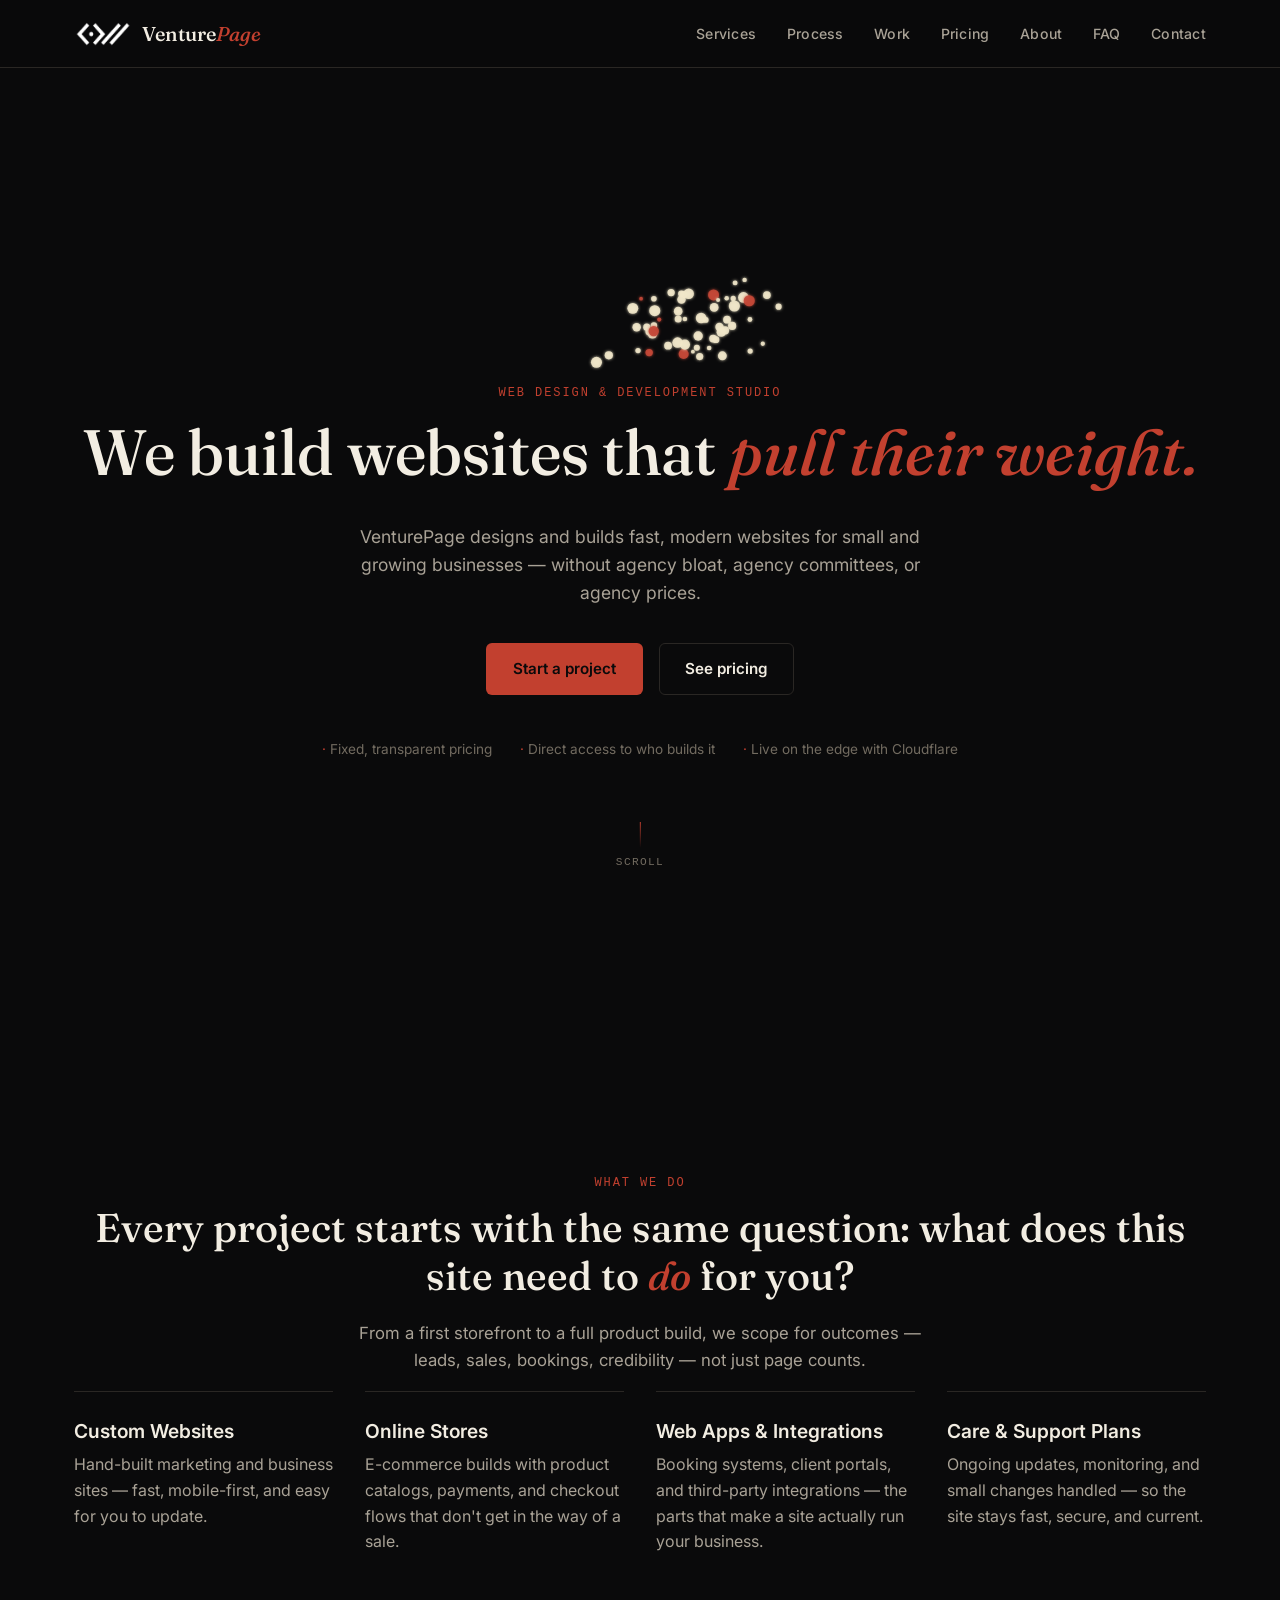
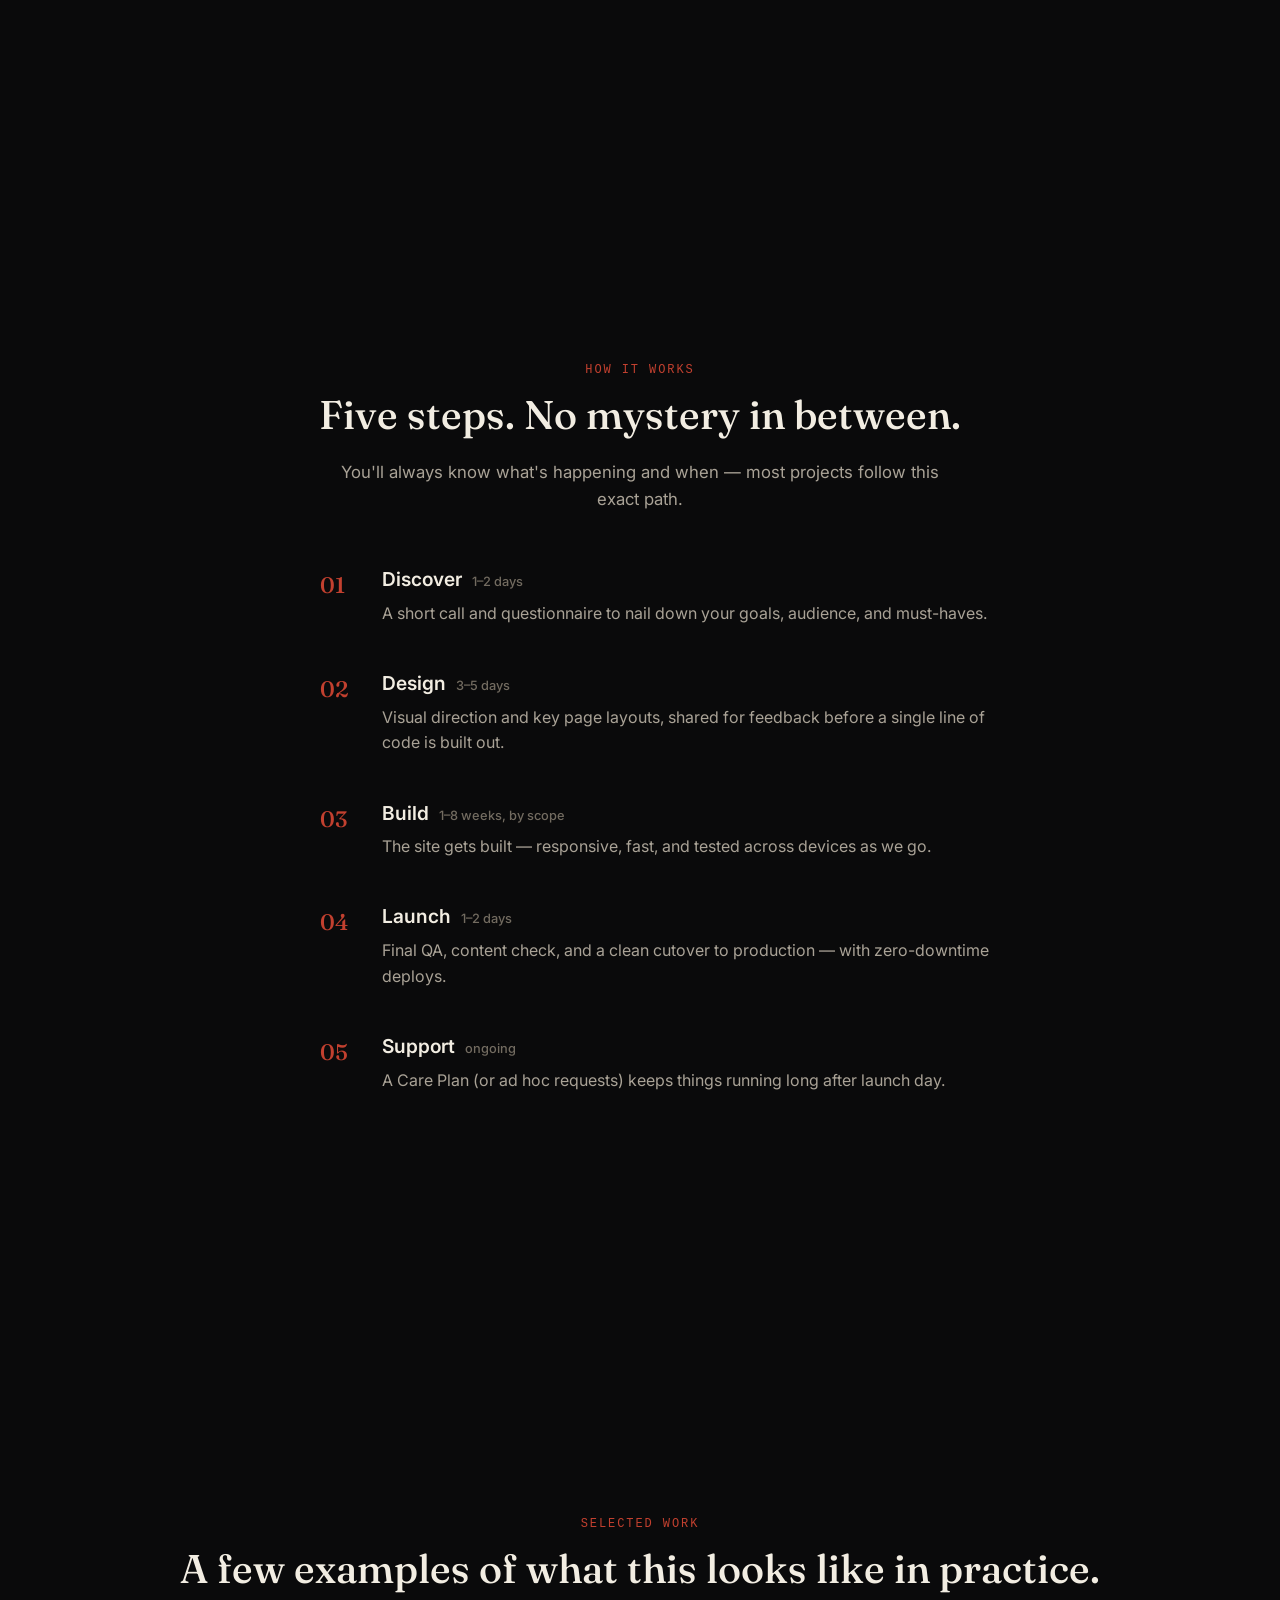
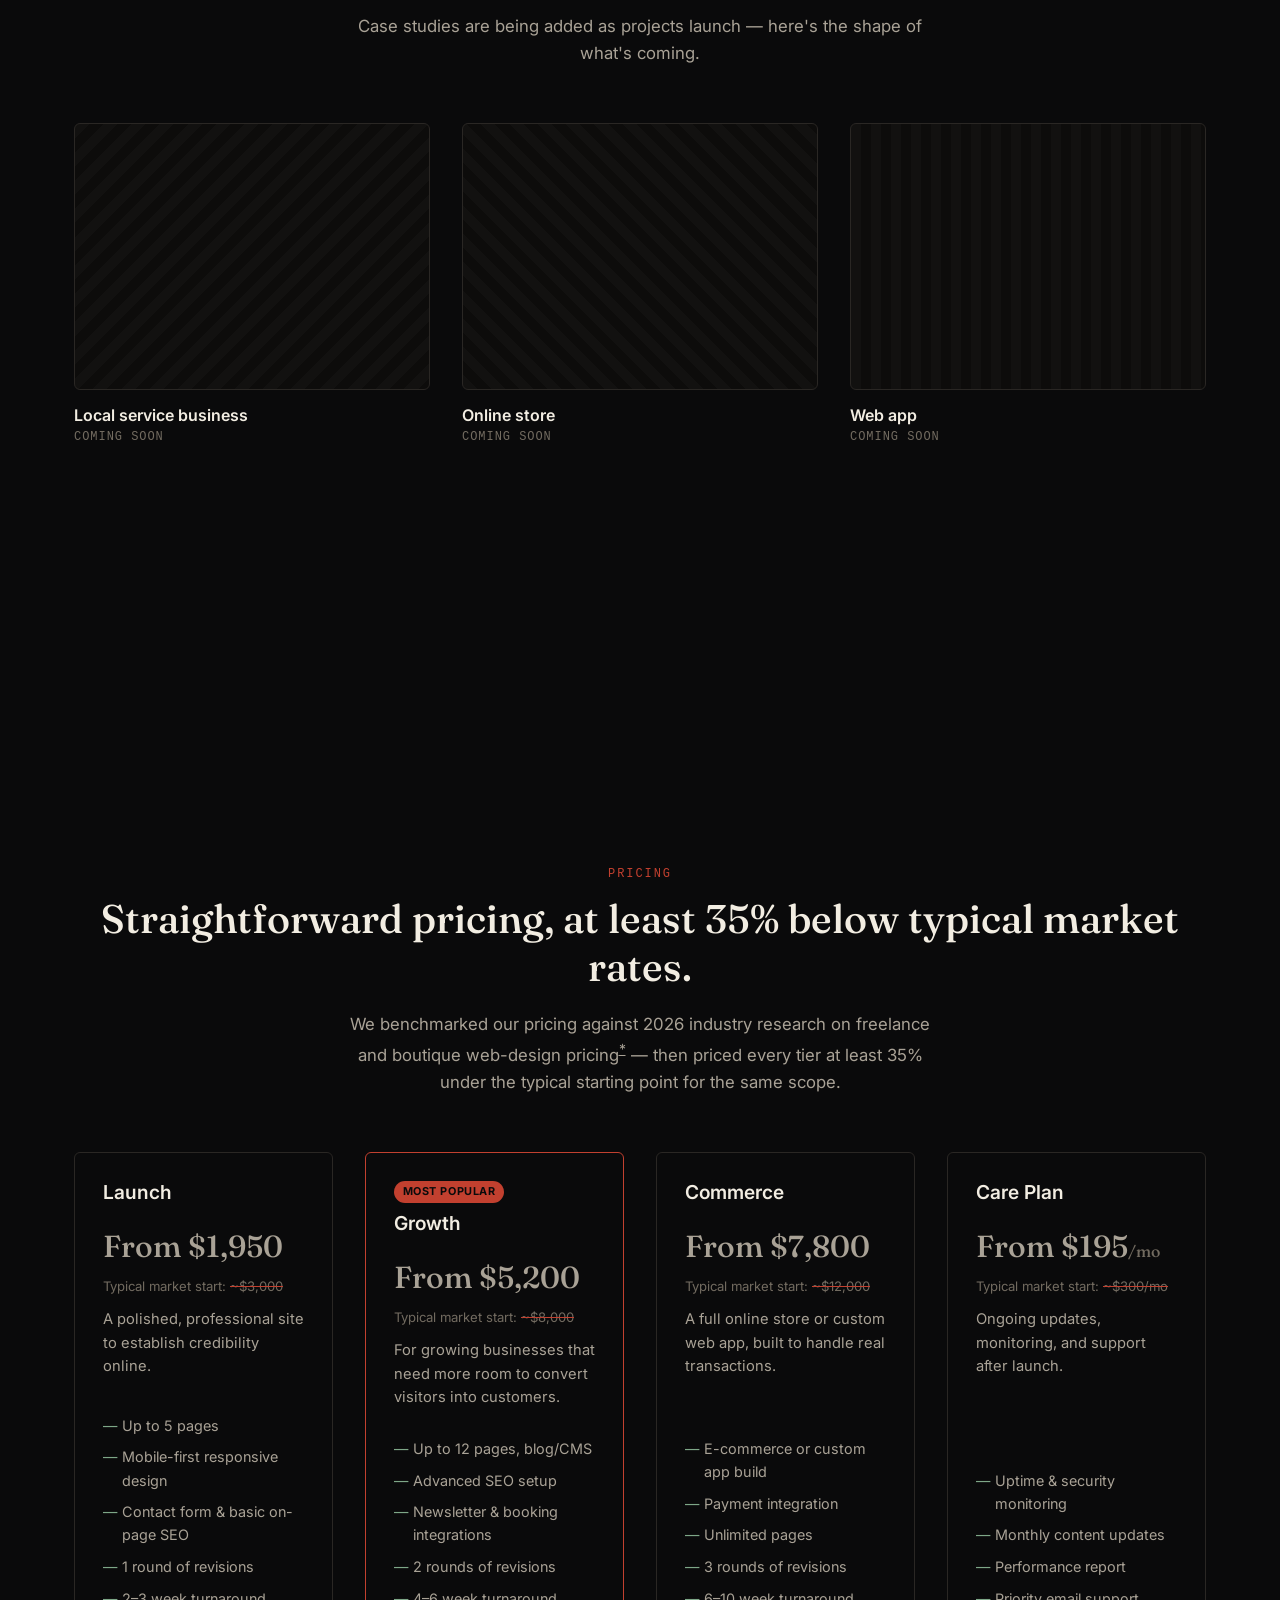
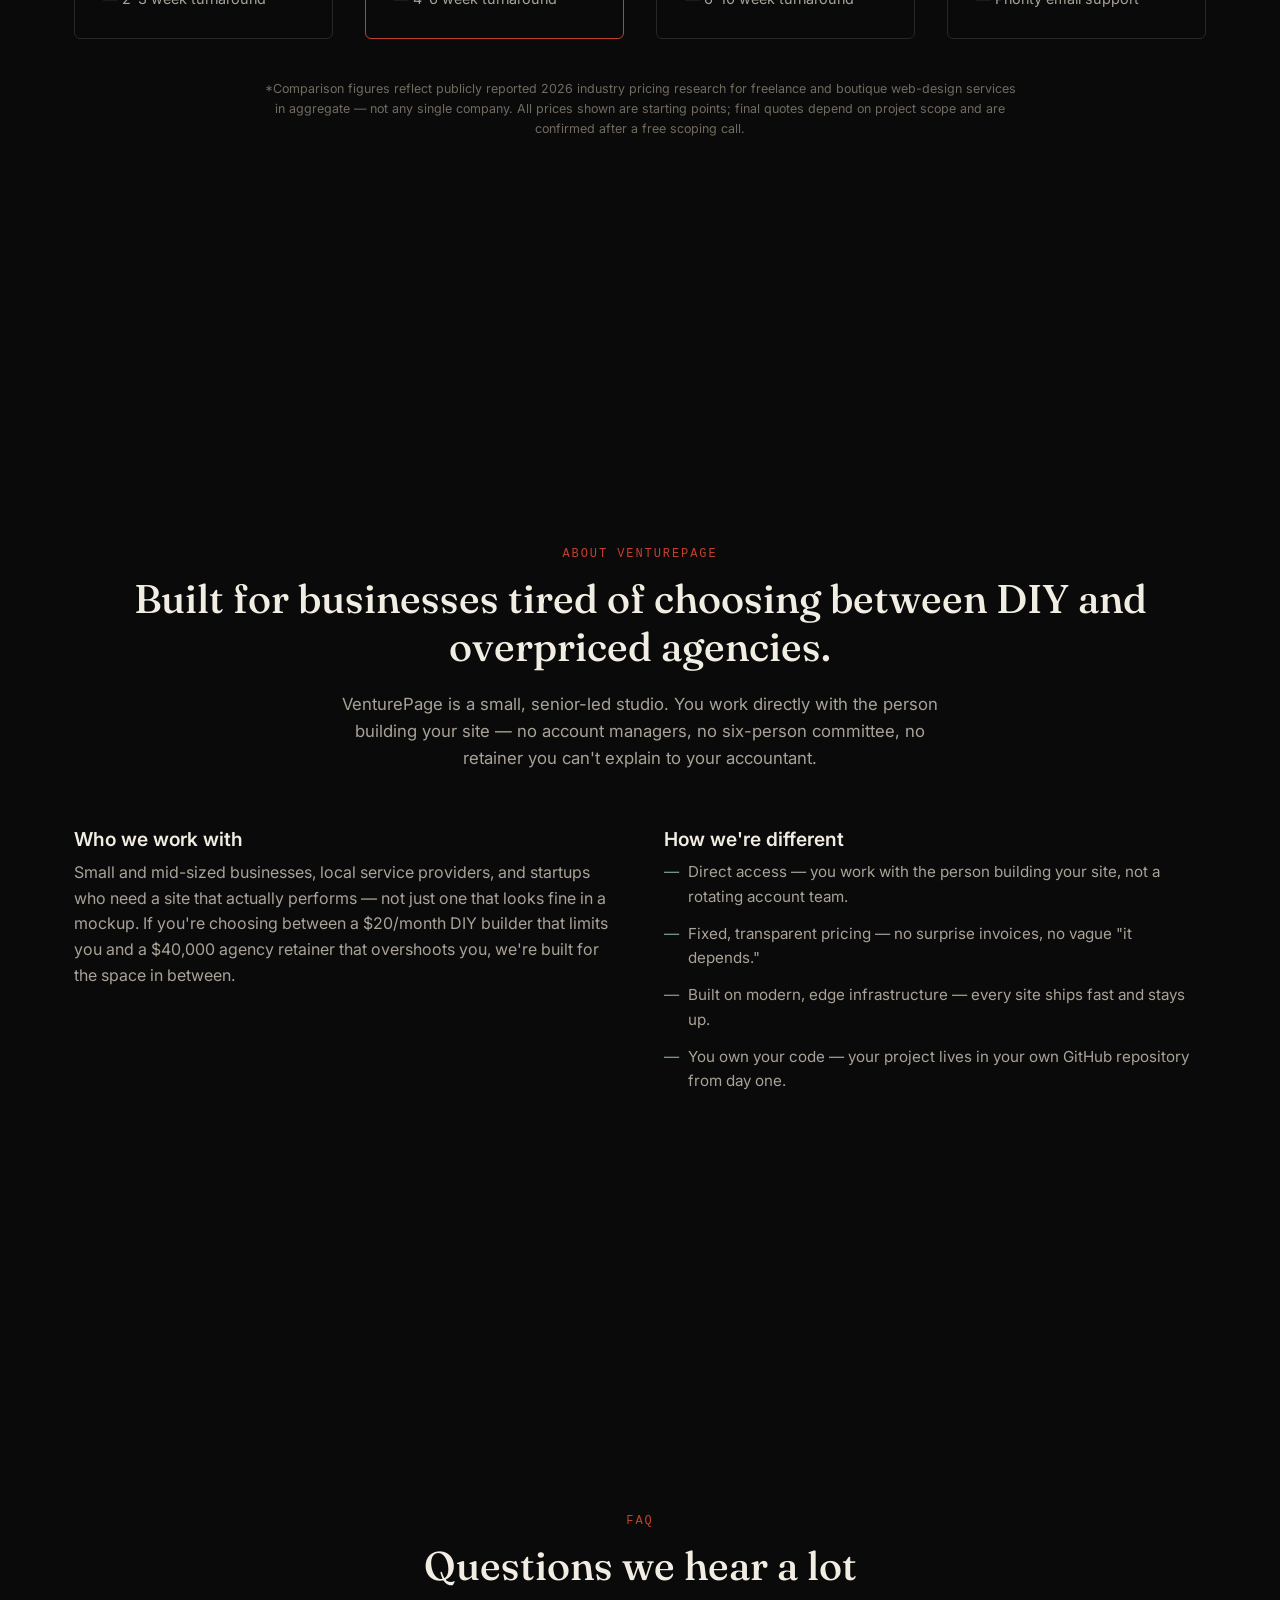
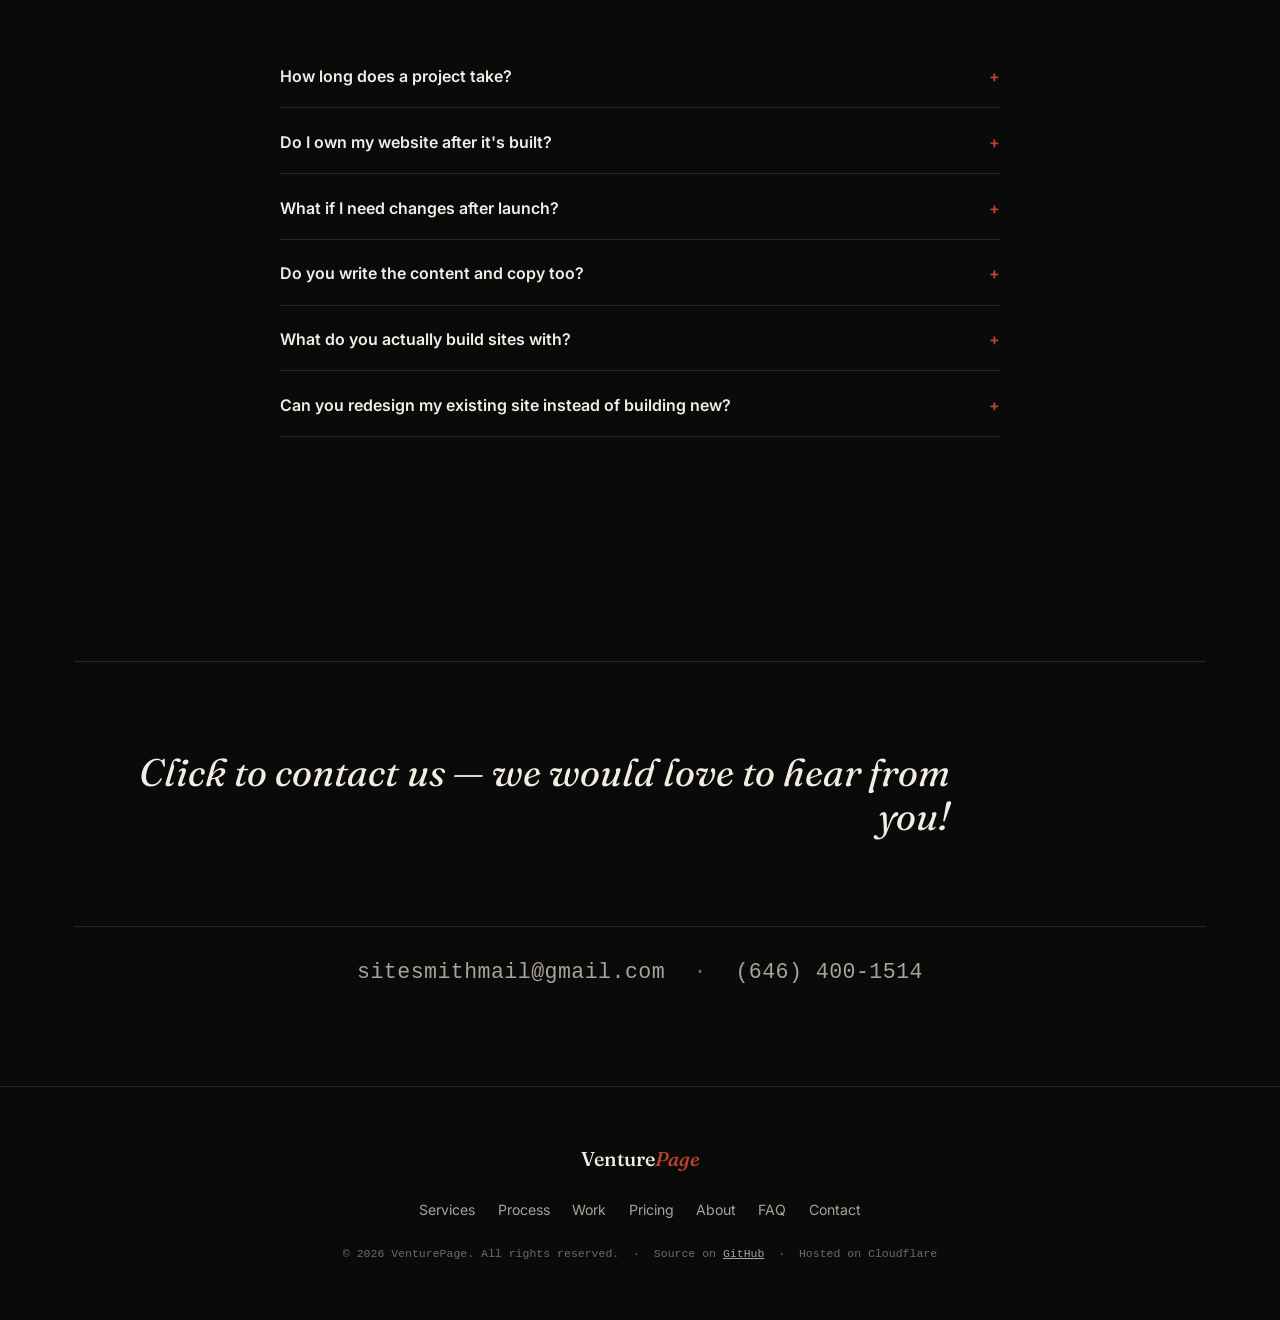
<file: index.html>
<!DOCTYPE html>
<html lang="en">
<head>
<meta charset="UTF-8">
<meta name="viewport" content="width=device-width, initial-scale=1.0">
<title>VenturePage — Websites Built to Work</title>
<meta name="description" content="VenturePage designs and builds fast, modern websites for small and growing businesses — fixed pricing, direct access, no agency bloat.">
<meta name="theme-color" content="#0a0a0b">

<meta property="og:title" content="VenturePage — Websites Built to Work">
<meta property="og:description" content="Fast, modern websites for small and growing businesses. Fixed pricing, direct access, no agency bloat.">
<meta property="og:type" content="website">

<link rel="icon" href="data:image/svg+xml,<svg xmlns=%22http://www.w3.org/2000/svg%22 viewBox=%220 0 100 100%22><text y=%22.9em%22 font-size=%2290%22 fill=%22%23c2402f%22>V</text></svg>">

<link rel="preconnect" href="https://fonts.googleapis.com">
<link rel="preconnect" href="https://fonts.gstatic.com" crossorigin>
<link href="https://fonts.googleapis.com/css2?family=Fraunces:ital,wght@0,400;0,500;0,600;0,700;1,500;1,600&family=Inter:wght@400;500;600;700&display=swap" rel="stylesheet">

<link rel="stylesheet" href="css/styles.css">
</head>
<body>

<a class="skip-link" href="#main">Skip to content</a>

<canvas id="dot-canvas" aria-hidden="true"></canvas>

<header class="site-header" id="top">
  <div class="header-inner">
    <a class="brand" href="#top" data-nav-home aria-label="VenturePage home">
      <img id="brand-logo-img" src="assets/mark.png" alt="" class="brand-logo-img">
      <span id="brand-wordmark" class="brand-wordmark">Venture<em>Page</em></span>
    </a>

    <nav class="main-nav" id="main-nav" aria-label="Primary">
      <ul>
        <li><a href="#services">Services</a></li>
        <li><a href="#process">Process</a></li>
        <li><a href="#work">Work</a></li>
        <li><a href="#pricing">Pricing</a></li>
        <li><a href="#about">About</a></li>
        <li><a href="#faq">FAQ</a></li>
        <li><a href="#contact">Contact</a></li>
      </ul>
    </nav>

    <button class="nav-toggle" id="nav-toggle" aria-expanded="false" aria-controls="main-nav" aria-label="Toggle menu">
      <span></span><span></span><span></span>
    </button>
  </div>
</header>

<main id="main">

  <!-- HERO -->
  <section class="hero" id="home">
    <div class="hero-inner">
      <div class="icon-slot hero-logo-slot" data-icon="logo" aria-hidden="true"></div>
      <p class="eyebrow">Web design &amp; development studio</p>
      <h1>We build websites that <em>pull their weight.</em></h1>
      <p class="hero-sub">VenturePage designs and builds fast, modern websites for small and growing
        businesses — without agency bloat, agency committees, or agency prices.</p>
      <div class="hero-actions">
        <a href="#contact" class="btn btn-primary">Start a project</a>
        <a href="#pricing" class="btn btn-ghost">See pricing</a>
      </div>
      <ul class="hero-trust">
        <li>Fixed, transparent pricing</li>
        <li>Direct access to who builds it</li>
        <li>Live on the edge with Cloudflare</li>
      </ul>
    </div>
    <div class="scroll-cue" aria-hidden="true"><span></span>Scroll</div>
  </section>

  <!-- SERVICES -->
  <section class="section" id="services">
    <div class="section-inner">
      <div class="icon-slot" data-icon="code" aria-hidden="true"></div>
      <p class="eyebrow center">What we do</p>
      <h2 class="center">Every project starts with the same question: what does this site need to <em>do</em> for you?</h2>
      <p class="section-lead center">From a first storefront to a full product build, we scope for outcomes —
        leads, sales, bookings, credibility — not just page counts.</p>

      <div class="grid grid-4">
        <article class="card">
          <h3>Custom Websites</h3>
          <p>Hand-built marketing and business sites — fast, mobile-first, and easy for you to update.</p>
        </article>
        <article class="card">
          <h3>Online Stores</h3>
          <p>E-commerce builds with product catalogs, payments, and checkout flows that don't get in the way of a sale.</p>
        </article>
        <article class="card">
          <h3>Web Apps &amp; Integrations</h3>
          <p>Booking systems, client portals, and third-party integrations — the parts that make a site actually run your business.</p>
        </article>
        <article class="card">
          <h3>Care &amp; Support Plans</h3>
          <p>Ongoing updates, monitoring, and small changes handled — so the site stays fast, secure, and current.</p>
        </article>
      </div>
    </div>
  </section>

  <!-- PROCESS -->
  <section class="section" id="process">
    <div class="section-inner">
      <div class="icon-slot" data-icon="clock" aria-hidden="true"></div>
      <p class="eyebrow center">How it works</p>
      <h2 class="center">Five steps. No mystery in between.</h2>
      <p class="section-lead center">You'll always know what's happening and when — most projects follow this exact path.</p>

      <ol class="process-list">
        <li>
          <span class="step-num">01</span>
          <div>
            <h3>Discover <small>1–2 days</small></h3>
            <p>A short call and questionnaire to nail down your goals, audience, and must-haves.</p>
          </div>
        </li>
        <li>
          <span class="step-num">02</span>
          <div>
            <h3>Design <small>3–5 days</small></h3>
            <p>Visual direction and key page layouts, shared for feedback before a single line of code is built out.</p>
          </div>
        </li>
        <li>
          <span class="step-num">03</span>
          <div>
            <h3>Build <small>1–8 weeks, by scope</small></h3>
            <p>The site gets built — responsive, fast, and tested across devices as we go.</p>
          </div>
        </li>
        <li>
          <span class="step-num">04</span>
          <div>
            <h3>Launch <small>1–2 days</small></h3>
            <p>Final QA, content check, and a clean cutover to production — with zero-downtime deploys.</p>
          </div>
        </li>
        <li>
          <span class="step-num">05</span>
          <div>
            <h3>Support <small>ongoing</small></h3>
            <p>A Care Plan (or ad hoc requests) keeps things running long after launch day.</p>
          </div>
        </li>
      </ol>
    </div>
  </section>

  <!-- WORK -->
  <section class="section" id="work">
    <div class="section-inner">
      <div class="icon-slot" data-icon="grid" aria-hidden="true"></div>
      <p class="eyebrow center">Selected work</p>
      <h2 class="center">A few examples of what this looks like in practice.</h2>
      <p class="section-lead center">Case studies are being added as projects launch — here's the shape of what's coming.</p>

      <div class="grid grid-3 work-grid">
        <article class="work-card">
          <div class="work-thumb" aria-hidden="true"></div>
          <h3>Local service business</h3>
          <p>Coming soon</p>
        </article>
        <article class="work-card">
          <div class="work-thumb work-thumb-b" aria-hidden="true"></div>
          <h3>Online store</h3>
          <p>Coming soon</p>
        </article>
        <article class="work-card">
          <div class="work-thumb work-thumb-c" aria-hidden="true"></div>
          <h3>Web app</h3>
          <p>Coming soon</p>
        </article>
      </div>
    </div>
  </section>

  <!-- PRICING -->
  <section class="section" id="pricing">
    <div class="section-inner">
      <div class="icon-slot" data-icon="dollar" aria-hidden="true"></div>
      <p class="eyebrow center">Pricing</p>
      <h2 class="center">Straightforward pricing, at least 35% below typical market rates.</h2>
      <p class="section-lead center">We benchmarked our pricing against 2026 industry research on freelance and
        boutique web-design pricing<sup><a href="#pricing-note">*</a></sup> — then priced every tier at least
        35% under the typical starting point for the same scope.</p>

      <div class="grid grid-4 pricing-grid">
        <article class="card price-card">
          <h3>Launch</h3>
          <p class="price">From $1,950</p>
          <p class="price-compare">Typical market start: <span>~$3,000</span></p>
          <p class="price-desc">A polished, professional site to establish credibility online.</p>
          <ul>
            <li>Up to 5 pages</li>
            <li>Mobile-first responsive design</li>
            <li>Contact form &amp; basic on-page SEO</li>
            <li>1 round of revisions</li>
            <li>2–3 week turnaround</li>
          </ul>
        </article>

        <article class="card price-card featured">
          <p class="price-badge">Most popular</p>
          <h3>Growth</h3>
          <p class="price">From $5,200</p>
          <p class="price-compare">Typical market start: <span>~$8,000</span></p>
          <p class="price-desc">For growing businesses that need more room to convert visitors into customers.</p>
          <ul>
            <li>Up to 12 pages, blog/CMS</li>
            <li>Advanced SEO setup</li>
            <li>Newsletter &amp; booking integrations</li>
            <li>2 rounds of revisions</li>
            <li>4–6 week turnaround</li>
          </ul>
        </article>

        <article class="card price-card">
          <h3>Commerce</h3>
          <p class="price">From $7,800</p>
          <p class="price-compare">Typical market start: <span>~$12,000</span></p>
          <p class="price-desc">A full online store or custom web app, built to handle real transactions.</p>
          <ul>
            <li>E-commerce or custom app build</li>
            <li>Payment integration</li>
            <li>Unlimited pages</li>
            <li>3 rounds of revisions</li>
            <li>6–10 week turnaround</li>
          </ul>
        </article>

        <article class="card price-card">
          <h3>Care Plan</h3>
          <p class="price">From $195<span class="price-period">/mo</span></p>
          <p class="price-compare">Typical market start: <span>~$300/mo</span></p>
          <p class="price-desc">Ongoing updates, monitoring, and support after launch.</p>
          <ul>
            <li>Uptime &amp; security monitoring</li>
            <li>Monthly content updates</li>
            <li>Performance report</li>
            <li>Priority email support</li>
          </ul>
        </article>
      </div>

      <p class="fine-print" id="pricing-note">*Comparison figures reflect publicly reported 2026 industry pricing
        research for freelance and boutique web-design services in aggregate — not any single company. All prices
        shown are starting points; final quotes depend on project scope and are confirmed after a free scoping call.</p>
    </div>
  </section>

  <!-- ABOUT -->
  <section class="section" id="about">
    <div class="section-inner">
      <div class="icon-slot" data-icon="check" aria-hidden="true"></div>
      <p class="eyebrow center">About VenturePage</p>
      <h2 class="center">Built for businesses tired of choosing between DIY and overpriced agencies.</h2>
      <p class="section-lead center">VenturePage is a small, senior-led studio. You work directly with the person
        building your site — no account managers, no six-person committee, no retainer you can't explain to your
        accountant.</p>

      <div class="grid grid-2 about-grid">
        <div>
          <h3>Who we work with</h3>
          <p>Small and mid-sized businesses, local service providers, and startups who need a site that actually
            performs — not just one that looks fine in a mockup. If you're choosing between a $20/month DIY builder
            that limits you and a $40,000 agency retainer that overshoots you, we're built for the space in between.</p>
        </div>
        <div>
          <h3>How we're different</h3>
          <ul class="check-list">
            <li>Direct access — you work with the person building your site, not a rotating account team.</li>
            <li>Fixed, transparent pricing — no surprise invoices, no vague "it depends."</li>
            <li>Built on modern, edge infrastructure — every site ships fast and stays up.</li>
            <li>You own your code — your project lives in your own GitHub repository from day one.</li>
          </ul>
        </div>
      </div>
    </div>
  </section>

  <!-- FAQ -->
  <section class="section" id="faq">
    <div class="section-inner">
      <div class="icon-slot" data-icon="chat" aria-hidden="true"></div>
      <p class="eyebrow center">FAQ</p>
      <h2 class="center">Questions we hear a lot</h2>

      <div class="faq-list">
        <details>
          <summary>How long does a project take?</summary>
          <p>Most Launch sites take 2–3 weeks, Growth sites 4–6 weeks, and Commerce/custom builds 6–10 weeks,
            depending on scope and how quickly we get feedback and content from you.</p>
        </details>
        <details>
          <summary>Do I own my website after it's built?</summary>
          <p>Yes. The full source code lives in a GitHub repository under your account (or transferred to you at
            launch), so you're never locked into us or a proprietary platform.</p>
        </details>
        <details>
          <summary>What if I need changes after launch?</summary>
          <p>A Care Plan covers ongoing updates and monitoring. For one-off changes, we're happy to quote hourly
            or per-request instead.</p>
        </details>
        <details>
          <summary>Do you write the content and copy too?</summary>
          <p>We can work from copy you provide, help you refine it, or draft it for you as an add-on — let us
            know what you need during the Discover step.</p>
        </details>
        <details>
          <summary>What do you actually build sites with?</summary>
          <p>Modern, hand-built code rather than bloated page-builder plugins, deployed on a global edge network
            for speed, security, and uptime — not a slow shared server.</p>
        </details>
        <details>
          <summary>Can you redesign my existing site instead of building new?</summary>
          <p>Yes — redesigns and migrations fit into any tier above; we'll scope it the same way during Discover.</p>
        </details>
      </div>
    </div>
  </section>

  <!-- CONTACT CTA -->
  <section class="contact-cta-section" id="contact">
    <div class="section-inner">
      <a class="contact-cta" href="contact.html">
        <span class="contact-cta-text">Click to contact us — we would love to hear from you!</span>
        <span class="icon-slot" data-icon="phone" aria-hidden="true"></span>
      </a>
      <p class="contact-cta-direct">
        <a href="mailto:sitesmithmail@gmail.com">sitesmithmail@gmail.com</a>
        <span class="contact-cta-sep">·</span>
        <a href="tel:+16464001514">(646) 400-1514</a>
      </p>
    </div>
  </section>

</main>

<footer class="site-footer">
  <div class="footer-inner">
    <a class="brand" href="#top" data-nav-home>
      <span class="brand-wordmark">Venture<em>Page</em></span>
    </a>
    <nav aria-label="Footer">
      <a href="#services">Services</a>
      <a href="#process">Process</a>
      <a href="#work">Work</a>
      <a href="#pricing">Pricing</a>
      <a href="#about">About</a>
      <a href="#faq">FAQ</a>
      <a href="#contact">Contact</a>
    </nav>
    <p class="footer-meta">© 2026 VenturePage. All rights reserved. &nbsp;·&nbsp; Source on
      <a href="https://github.com/" id="footer-github-link">GitHub</a> &nbsp;·&nbsp; Hosted on Cloudflare</p>
  </div>
</footer>

<script src="js/particles.js" defer></script>
<script src="js/main.js" defer></script>
</body>
</html>
</file>
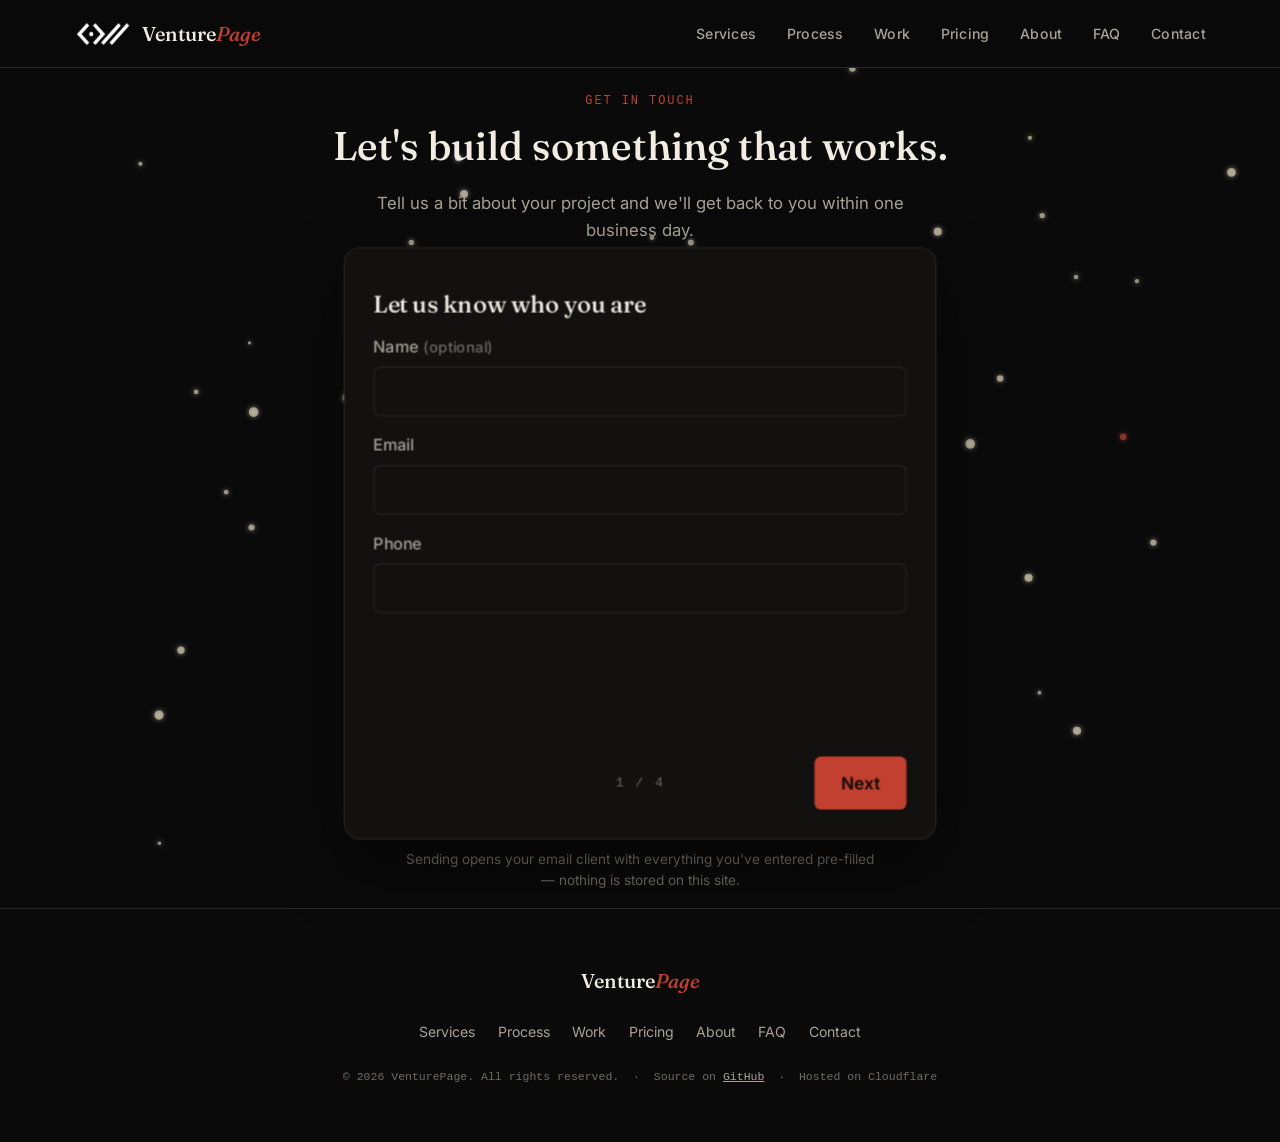
<file: contact.html>
<!DOCTYPE html>
<html lang="en">
<head>
<meta charset="UTF-8">
<meta name="viewport" content="width=device-width, initial-scale=1.0">
<title>Contact — VenturePage</title>
<meta name="description" content="Tell VenturePage about your project — a few quick steps and we'll get back to you within one business day.">
<meta name="theme-color" content="#0a0a0b">
<meta name="robots" content="noindex">

<link rel="icon" href="data:image/svg+xml,<svg xmlns=%22http://www.w3.org/2000/svg%22 viewBox=%220 0 100 100%22><text y=%22.9em%22 font-size=%2290%22 fill=%22%23c2402f%22>V</text></svg>">

<link rel="preconnect" href="https://fonts.googleapis.com">
<link rel="preconnect" href="https://fonts.gstatic.com" crossorigin>
<link href="https://fonts.googleapis.com/css2?family=Fraunces:ital,wght@0,400;0,500;0,600;0,700;1,500;1,600&family=Inter:wght@400;500;600;700&display=swap" rel="stylesheet">

<link rel="stylesheet" href="css/styles.css">
</head>
<body>

<a class="skip-link" href="#main">Skip to content</a>

<canvas id="dot-canvas" aria-hidden="true"></canvas>

<header class="site-header" id="top">
  <div class="header-inner">
    <a class="brand" href="index.html" aria-label="VenturePage home">
      <img id="brand-logo-img" src="assets/mark.png" alt="" class="brand-logo-img">
      <span id="brand-wordmark" class="brand-wordmark">Venture<em>Page</em></span>
    </a>

    <nav class="main-nav" id="main-nav" aria-label="Primary">
      <ul>
        <li><a href="index.html#services">Services</a></li>
        <li><a href="index.html#process">Process</a></li>
        <li><a href="index.html#work">Work</a></li>
        <li><a href="index.html#pricing">Pricing</a></li>
        <li><a href="index.html#about">About</a></li>
        <li><a href="index.html#faq">FAQ</a></li>
        <li><a href="index.html#contact">Contact</a></li>
      </ul>
    </nav>

    <button class="nav-toggle" id="nav-toggle" aria-expanded="false" aria-controls="main-nav" aria-label="Toggle menu">
      <span></span><span></span><span></span>
    </button>
  </div>
</header>

<main id="main" class="contact-main">

  <section class="contact-hero">
    <div class="section-inner">
      <p class="eyebrow center">Get in touch</p>
      <h2 class="center">Let's build something that works.</h2>
      <p class="section-lead center">Tell us a bit about your project and we'll get back to you within one
        business day.</p>
    </div>
  </section>

  <section class="cube-wrap">
    <div class="cube-scene" id="cube-scene">
      <div class="cube" id="contact-cube">

        <div class="cube-face cube-face--0" data-side="0">
          <div class="cube-face-fields">
            <h3>Let us know who you are</h3>
            <div class="form-row">
              <label for="cf-name">Name <span class="form-note" style="display:inline;margin:0;">(optional)</span></label>
              <input type="text" id="cf-name" name="name" autocomplete="name">
            </div>
            <div class="form-row">
              <label for="cf-email">Email</label>
              <input type="email" id="cf-email" name="email" autocomplete="email" required>
            </div>
            <div class="form-row">
              <label for="cf-phone">Phone</label>
              <input type="tel" id="cf-phone" name="phone" autocomplete="tel" required>
            </div>
          </div>
          <div class="cube-nav">
            <span class="btn btn-ghost cube-back">Back</span>
            <span class="cube-progress">1 / 4</span>
            <span class="btn btn-primary cube-next" data-next>Next</span>
          </div>
        </div>

        <div class="cube-face cube-face--1" data-side="1">
          <div class="cube-face-fields">
            <h3>Let us know what you do and how we can help</h3>
            <div class="form-row">
              <span class="form-row-label">I need a—</span>
              <div class="cf-select" id="cf-need-select" data-name="need">
                <button type="button" class="cf-select-trigger" data-placeholder="Select one…"></button>
                <div class="cf-select-list" role="listbox">
                  <div class="cf-select-option" role="option" data-value="Full website build">Full website build</div>
                  <div class="cf-select-option" role="option" data-value="Website refresh">Website refresh</div>
                  <div class="cf-select-option" role="option" data-value="Care plan">Care plan</div>
                  <div class="cf-select-option" role="option" data-value="Other">Other</div>
                </div>
              </div>
            </div>
            <div class="form-row other-row" id="cf-need-other-row">
              <label for="cf-need-other">Tell us what you need</label>
              <input type="text" id="cf-need-other" name="needOther">
            </div>
            <div class="form-row">
              <span class="form-row-label">I need a website for a—</span>
              <div class="cf-select" id="cf-biztype-select" data-name="bizType">
                <button type="button" class="cf-select-trigger" data-placeholder="Select one…"></button>
                <div class="cf-select-list" role="listbox">
                  <div class="cf-select-option" role="option" data-value="Firm">Firm</div>
                  <div class="cf-select-option" role="option" data-value="Restaurant">Restaurant</div>
                  <div class="cf-select-option" role="option" data-value="Store">Store</div>
                  <div class="cf-select-option" role="option" data-value="E-commerce">E-commerce</div>
                  <div class="cf-select-option" role="option" data-value="Other">Other</div>
                </div>
              </div>
            </div>
            <div class="form-row other-row" id="cf-biztype-other-row">
              <label for="cf-biztype-other">Tell us what kind</label>
              <input type="text" id="cf-biztype-other" name="bizTypeOther">
            </div>
          </div>
          <div class="cube-nav">
            <span class="btn btn-ghost cube-back is-visible">Back</span>
            <span class="cube-progress">2 / 4</span>
            <span class="btn btn-primary cube-next" data-next>Next</span>
          </div>
        </div>

        <div class="cube-face cube-face--2" data-side="2">
          <div class="cube-face-fields">
            <h3>Tell us about your project</h3>
            <div class="form-row cf-project-row">
              <textarea id="cf-project" name="project" rows="9" placeholder="What are you trying to build?"></textarea>
            </div>
          </div>
          <div class="cube-nav">
            <span class="btn btn-ghost cube-back is-visible">Back</span>
            <span class="cube-progress">3 / 4</span>
            <span class="btn btn-primary cube-next" data-next>Next</span>
          </div>
        </div>

        <div class="cube-face cube-face--3" data-side="3">
          <div class="cube-face-fields cube-face-fields--send">
            <button type="button" class="btn btn-primary cube-send" id="cf-send">Send message</button>
          </div>
          <div class="cube-nav">
            <span class="btn btn-ghost cube-back is-visible">Back</span>
            <span class="cube-progress">4 / 4</span>
            <span></span>
          </div>
        </div>

      </div>
    </div>
  </section>

  <p class="contact-page-note" id="contact-page-note">Sending opens your email client with everything you've entered pre-filled — nothing
    is stored on this site.</p>

</main>

<footer class="site-footer">
  <div class="footer-inner">
    <a class="brand" href="index.html">
      <span class="brand-wordmark">Venture<em>Page</em></span>
    </a>
    <nav aria-label="Footer">
      <a href="index.html#services">Services</a>
      <a href="index.html#process">Process</a>
      <a href="index.html#work">Work</a>
      <a href="index.html#pricing">Pricing</a>
      <a href="index.html#about">About</a>
      <a href="index.html#faq">FAQ</a>
      <a href="index.html#contact">Contact</a>
    </nav>
    <p class="footer-meta">© 2026 VenturePage. All rights reserved. &nbsp;·&nbsp; Source on
      <a href="https://github.com/" id="footer-github-link">GitHub</a> &nbsp;·&nbsp; Hosted on Cloudflare</p>
  </div>
</footer>

<script src="js/particles.js" defer></script>
<script src="js/main.js" defer></script>
<script src="js/contact.js" defer></script>
</body>
</html>
</file>
<file: css/styles.css>
/* ============================================================
   VenturePage — base styles
   Palette and layout are modeled loosely on bamlab.ch: warm dark
   background, a single warm-cream/red accent instead of a two-tone
   gradient, and light, mostly-borderless sections so the dot field
   reads through everything rather than getting boxed out.
   ============================================================ */

:root {
  --bg: #0a0a0b;
  --surface: #121110;
  --border: #2a2724;
  --text: #f2ede2;
  --text-dim: #a9a296;
  --text-dimmer: #726b60;

  --accent: #c2402f;
  --accent-soft: #e0a99a;
  --accent-green: #7ea788;

  --radius: 6px;
  --max-width: 1180px;

  --font-body: 'Inter', system-ui, -apple-system, 'Segoe UI', sans-serif;
  --font-display: 'Fraunces', 'Iowan Old Style', Georgia, serif;
  --font-mono: ui-monospace, 'SFMono-Regular', Menlo, Consolas, monospace;

  color-scheme: dark;
}

* { box-sizing: border-box; }
html { scroll-behavior: smooth; }

@media (prefers-reduced-motion: reduce) {
  html { scroll-behavior: auto; }
  * { animation-duration: 0.001ms !important; animation-iteration-count: 1 !important; transition-duration: 0.001ms !important; }
}

body {
  margin: 0;
  background: var(--bg);
  color: var(--text);
  font-family: var(--font-body);
  line-height: 1.6;
  -webkit-font-smoothing: antialiased;
}

h1, h2, h3 { font-family: var(--font-display); line-height: 1.2; margin: 0 0 0.5em; color: var(--text); font-weight: 500; }
h1 { font-size: clamp(2.4rem, 5.4vw, 4rem); font-weight: 500; }
h1 em, h2 em { font-style: italic; }
h2 { font-size: clamp(1.7rem, 3.2vw, 2.5rem); font-weight: 500; }
h3 { font-size: 1.2rem; font-weight: 600; font-family: var(--font-body); }
p { margin: 0 0 1em; color: var(--text-dim); }
a { color: inherit; }
ul { padding-left: 0; list-style: none; margin: 0; }
em { color: var(--accent); font-style: italic; }

.skip-link {
  position: absolute; left: -9999px; top: 0; z-index: 1000;
  background: var(--accent); color: var(--bg); padding: 0.75em 1.25em;
  border-radius: 0 0 6px 0; font-weight: 600;
}
.skip-link:focus { left: 0; }

#dot-canvas {
  position: fixed; inset: 0; width: 100vw; height: 100vh;
  pointer-events: none; z-index: 1; mix-blend-mode: screen;
  transition: transform 0.9s cubic-bezier(0.65, 0, 0.35, 1);
}

/* ---------- layout helpers ---------- */
.section-inner, .header-inner, .footer-inner, .hero-inner {
  max-width: var(--max-width); margin: 0 auto; padding: 0 1.5rem;
}
.section { position: relative; padding: 8rem 0; z-index: 2; }
.center { text-align: center; margin-left: auto; margin-right: auto; }
.section-lead { max-width: 600px; margin-left: auto; margin-right: auto; font-size: 1.05rem; }
.eyebrow {
  font-family: var(--font-mono);
  text-transform: uppercase; letter-spacing: 0.16em; font-size: 0.75rem;
  font-weight: 500; color: var(--accent); margin-bottom: 0.9em;
}

.grid { display: grid; gap: 2rem; }
.grid-2 { grid-template-columns: repeat(2, 1fr); }
.grid-3 { grid-template-columns: repeat(3, 1fr); }
.grid-4 { grid-template-columns: repeat(4, 1fr); }
@media (max-width: 980px) { .grid-4 { grid-template-columns: repeat(2, 1fr); } .grid-3 { grid-template-columns: 1fr; } }
@media (max-width: 620px) { .grid-4, .grid-2 { grid-template-columns: 1fr; } }

.card {
  background: transparent; border-top: 1px solid var(--border);
  padding: 1.75rem 0 0; position: relative;
}
.card p:last-child { margin-bottom: 0; }

/* ---------- icon slot (dot-morph target, invisible layout anchor) ---------- */
.icon-slot {
  width: 130px; height: 130px; margin: 0 auto 1.25rem;
}
.hero-logo-slot {
  width: 220px; height: 105px; margin: 0 auto 1.75rem;
}

/* ---------- header / nav ---------- */
.site-header {
  position: sticky; top: 0; z-index: 50;
  background: rgba(10, 10, 11, 0.78); backdrop-filter: blur(10px);
  border-bottom: 1px solid var(--border);
}
.header-inner {
  display: flex; align-items: center; justify-content: space-between;
  padding-top: 1.1rem; padding-bottom: 1.1rem;
}
.brand { display: flex; align-items: center; gap: 0.6rem; text-decoration: none; }
.brand-logo-img { height: 28px; width: auto; display: block; }
.brand-wordmark {
  font-family: var(--font-display); font-weight: 500; font-size: 1.25rem; color: var(--text);
}
.brand-wordmark em { font-style: italic; color: var(--accent); }

.main-nav ul { display: flex; align-items: center; gap: 1.9rem; }
.main-nav a {
  text-decoration: none; color: var(--text-dim); font-size: 0.88rem; font-weight: 500;
  letter-spacing: 0.02em;
  transition: color 0.2s ease;
}
.main-nav a:hover { color: var(--text); }

.nav-toggle {
  display: none; flex-direction: column; justify-content: center; gap: 5px;
  width: 40px; height: 40px; background: none; border: 1px solid var(--border);
  border-radius: 6px; cursor: pointer;
}
.nav-toggle span { width: 18px; height: 1px; background: var(--text); margin: 0 auto; }

@media (max-width: 820px) {
  .nav-toggle { display: flex; }
  .main-nav {
    position: absolute; top: 100%; left: 0; right: 0; background: var(--bg);
    border-bottom: 1px solid var(--border);
    max-height: 0; overflow: hidden; transition: max-height 0.3s ease;
  }
  .main-nav.open { max-height: 400px; }
  .main-nav ul { flex-direction: column; align-items: flex-start; padding: 1.25rem 1.5rem 1.75rem; gap: 1.1rem; }
}

/* ---------- hero ---------- */
.hero {
  min-height: 92vh; display: flex; flex-direction: column; justify-content: center;
  position: relative; z-index: 2; padding: 6rem 0 3rem;
}
.hero-inner { text-align: center; }
.eyebrow.center, .hero .eyebrow { display: block; text-align: center; }
.hero-sub { max-width: 600px; margin: 0 auto 2.25rem; font-size: 1.1rem; }
.hero-actions { display: flex; gap: 1rem; justify-content: center; flex-wrap: wrap; margin-bottom: 2.75rem; }

.btn {
  display: inline-block; padding: 0.85em 1.7em; border-radius: var(--radius); font-weight: 600;
  text-decoration: none; font-size: 0.95rem; border: 1px solid transparent; cursor: pointer;
  transition: transform 0.2s ease, filter 0.2s ease, border-color 0.2s ease;
}
.btn-primary { background: var(--accent); color: var(--bg); }
.btn-primary:hover { transform: translateY(-2px); filter: brightness(1.1); }
.btn-ghost { border-color: var(--border); color: var(--text); background: transparent; }
.btn-ghost:hover { border-color: var(--accent); transform: translateY(-2px); }

.hero-trust {
  display: flex; gap: 1.75rem; justify-content: center; flex-wrap: wrap;
  font-size: 0.85rem; color: var(--text-dimmer);
}
.hero-trust li::before { content: '· '; color: var(--accent); }

.scroll-cue {
  position: absolute; bottom: 1.5rem; left: 50%; transform: translateX(-50%);
  display: flex; flex-direction: column; align-items: center; gap: 0.4rem;
  font-family: var(--font-mono);
  font-size: 0.7rem; letter-spacing: 0.12em; text-transform: uppercase; color: var(--text-dimmer);
}
.scroll-cue span {
  width: 1px; height: 26px; background: linear-gradient(var(--accent), transparent);
  animation: scrollcue 1.8s ease-in-out infinite;
}
@keyframes scrollcue { 0%,100% { opacity: 0.2; } 50% { opacity: 1; } }

/* ---------- process ---------- */
.process-list { max-width: 720px; margin: 3.5rem auto 0; display: flex; flex-direction: column; gap: 1.85rem; }
.process-list li { display: flex; gap: 1.5rem; align-items: flex-start; }
.step-num {
  font-family: var(--font-display); font-size: 1.4rem; font-weight: 500; color: var(--accent);
  min-width: 2.4rem;
}
.process-list h3 { display: flex; align-items: baseline; gap: 0.6rem; }
.process-list h3 small { font-weight: 500; font-size: 0.8rem; color: var(--text-dimmer); }

/* ---------- work ---------- */
.work-grid { margin-top: 3.5rem; }
.work-card h3 { margin-bottom: 0.2em; font-size: 1rem; }
.work-card p { font-family: var(--font-mono); font-size: 0.75rem; letter-spacing: 0.08em; text-transform: uppercase; color: var(--text-dimmer); }
.work-thumb {
  aspect-ratio: 4 / 3; border-radius: var(--radius); margin-bottom: 1rem;
  background: repeating-linear-gradient(135deg, var(--surface) 0px, var(--surface) 10px, #0d0c0b 10px, #0d0c0b 20px);
  border: 1px solid var(--border);
}
.work-thumb-b { background: repeating-linear-gradient(45deg, var(--surface) 0px, var(--surface) 10px, #0d0c0b 10px, #0d0c0b 20px); }
.work-thumb-c { background: repeating-linear-gradient(90deg, var(--surface) 0px, var(--surface) 10px, #0d0c0b 10px, #0d0c0b 20px); }

/* ---------- pricing ---------- */
.pricing-grid { margin-top: 3.5rem; align-items: stretch; }
.price-card {
  display: flex; flex-direction: column; border: 1px solid var(--border); border-top: 1px solid var(--border);
  border-radius: var(--radius); padding: 1.75rem;
}
.price-card.featured { border-color: var(--accent); }
.price-badge {
  align-self: flex-start; background: var(--accent);
  color: var(--bg); font-size: 0.68rem; font-weight: 700; padding: 0.25em 0.8em; border-radius: 999px;
  text-transform: uppercase; letter-spacing: 0.05em; margin-bottom: 0.75em;
}
.price { font-family: var(--font-display); font-size: 1.9rem; font-weight: 500; margin: 0.3em 0 0.15em; }
.price-period { font-size: 1rem; color: var(--text-dimmer); font-weight: 500; }
.price-compare { font-size: 0.82rem; color: var(--text-dimmer); margin-bottom: 0.9em; }
.price-compare span { text-decoration: line-through; text-decoration-color: var(--accent); }
.price-desc { font-size: 0.92rem; }
.price-card ul { display: flex; flex-direction: column; gap: 0.55rem; margin-top: auto; padding-top: 0.75rem; }
.price-card ul li { font-size: 0.9rem; color: var(--text-dim); padding-left: 1.3em; position: relative; }
.price-card ul li::before { content: '—'; position: absolute; left: 0; color: var(--accent-green); }
.fine-print { max-width: 760px; margin: 2.5rem auto 0; font-size: 0.78rem; color: var(--text-dimmer); text-align: center; }

/* ---------- about ---------- */
.about-grid { margin-top: 3.5rem; gap: 3rem; }
.check-list li { padding-left: 1.6em; position: relative; margin-bottom: 0.85em; color: var(--text-dim); font-size: 0.95rem; }
.check-list li::before { content: '—'; position: absolute; left: 0; color: var(--accent-green); }

/* ---------- faq ---------- */
.faq-list { max-width: 720px; margin: 3.5rem auto 0; display: flex; flex-direction: column; gap: 0.25rem; }
.faq-list details {
  background: transparent; border-bottom: 1px solid var(--border);
  padding: 1.1rem 0;
}
.faq-list summary { cursor: pointer; font-weight: 600; list-style: none; }
.faq-list summary::-webkit-details-marker { display: none; }
.faq-list summary::after { content: '+'; float: right; color: var(--accent); }
.faq-list details[open] summary::after { content: '−'; }
.faq-list details p { margin: 0.85em 0 0; font-size: 0.93rem; }

/* ---------- contact CTA band (bottom of home page) ---------- */
.contact-cta-section { position: relative; padding: 6rem 0; z-index: 2; }
.contact-cta {
  display: flex; align-items: center; justify-content: center; gap: 1.5rem;
  text-decoration: none; padding: 2rem; border-top: 1px solid var(--border);
  border-bottom: 1px solid var(--border); transition: opacity 0.2s ease;
}
.contact-cta:hover { opacity: 0.8; }
.contact-cta-text {
  font-family: var(--font-display); font-style: italic; color: var(--text);
  font-size: clamp(1.6rem, 4vw, 2.4rem); line-height: 1.15; text-align: right;
}
.contact-cta .icon-slot { width: clamp(150px, 16vw, 200px); height: clamp(150px, 16vw, 200px); margin: 0; flex-shrink: 0; }
.contact-cta-direct {
  text-align: center; margin: 1.75rem 0 0; font-family: var(--font-mono);
  font-size: clamp(1.1rem, 2.4vw, 1.35rem); font-weight: 500; letter-spacing: 0.02em; color: var(--text-dim);
}
.contact-cta-direct a { text-decoration: none; color: var(--text-dim); transition: color 0.2s ease; }
.contact-cta-direct a:hover { color: var(--accent); }
.contact-cta-sep { margin: 0 0.7em; color: var(--text-dimmer); }

/* ---------- contact page: form fields (reused inside the cube) ---------- */
.form-row { margin-bottom: 0.85rem; display: flex; flex-direction: column; gap: 0.35rem; }
.form-row label { font-size: 0.85rem; color: var(--text-dim); font-weight: 500; }
.form-row input, .form-row textarea, .form-row select {
  background: var(--surface); border: 1px solid var(--border); border-radius: var(--radius);
  padding: 0.7em 0.9em; color: var(--text); font-family: inherit; font-size: 0.95rem; resize: vertical;
  width: 100%;
}
.form-row select { appearance: none; background-image: linear-gradient(45deg, transparent 50%, var(--text-dim) 50%), linear-gradient(135deg, var(--text-dim) 50%, transparent 50%); background-position: calc(100% - 18px) center, calc(100% - 13px) center; background-size: 5px 5px, 5px 5px; background-repeat: no-repeat; }
.form-row input:focus, .form-row textarea:focus, .form-row select:focus { outline: 1px solid var(--accent); outline-offset: 1px; }
.form-note { margin-top: 0.9rem; font-size: 0.78rem; color: var(--text-dimmer); }

/* ---------- footer ---------- */
.site-footer { border-top: 1px solid var(--border); padding: 3.5rem 0; position: relative; z-index: 2; }
.footer-inner { display: flex; flex-direction: column; align-items: center; gap: 1.5rem; text-align: center; }
.footer-inner nav { display: flex; gap: 1.4rem; flex-wrap: wrap; justify-content: center; }
.footer-inner nav a { text-decoration: none; color: var(--text-dim); font-size: 0.88rem; }
.footer-inner nav a:hover { color: var(--text); }
.footer-meta { font-family: var(--font-mono); font-size: 0.72rem; color: var(--text-dimmer); margin: 0; }
.footer-meta a { color: var(--text-dim); }

/* ============================================================
   Contact page — a single, non-scrolling screen: intro text, a
   solid rotating 3D cube, and the same ambient dot field as the
   homepage drifting behind it (kept light — same particle count).
   ============================================================ */
.contact-main {
  min-height: calc(100vh - 73px);
  display: flex; flex-direction: column; justify-content: center; align-items: stretch;
  padding: 1rem 0;
}
.contact-hero { position: relative; z-index: 2; padding: 0.5rem 0 1.5rem; text-align: center; }

.cube-wrap { position: relative; z-index: 2; padding: 0.5rem 0 3rem; display: flex; justify-content: center; }
.cube-scene {
  /* Square, with depth exactly half the width/height — a true cube whose
     panels exactly span each face, so adjacent faces meet flush at the
     edges instead of leaving a gap ("sunken in") as they turn. */
  --cube-w: 500px; --cube-h: 500px; --cube-depth: 250px;
  width: var(--cube-w); height: var(--cube-h); perspective: 1600px;
}
@media (max-width: 620px) {
  .cube-scene { --cube-w: min(84vw, 340px); --cube-h: min(84vw, 340px); --cube-depth: min(42vw, 170px); }
}
.cube {
  position: relative; width: 100%; height: 100%; transform-style: preserve-3d;
  transition: transform 0.9s cubic-bezier(0.65, 0, 0.35, 1);
}
.cube-scene.is-sending .cube-face { opacity: 0; pointer-events: none; transition: opacity 0.25s ease; }
.cube-scene.is-shaking { animation: cube-shake 0.55s ease-in-out; }

@keyframes cube-shake {
  0%, 100% { transform: translate(0, 0) rotate(0deg); }
  15% { transform: translate(-8px, 3px) rotate(-1.2deg); }
  30% { transform: translate(7px, -4px) rotate(1.4deg); }
  45% { transform: translate(-9px, -2px) rotate(-1.6deg); }
  60% { transform: translate(9px, 4px) rotate(1.8deg); }
  75% { transform: translate(-6px, -3px) rotate(-1.1deg); }
  90% { transform: translate(5px, 2px) rotate(0.8deg); }
}

.cube-face {
  position: absolute; inset: 0; width: 100%; height: 100%;
  background: var(--surface); border: 1px solid var(--border); border-radius: 14px;
  box-shadow: 0 24px 60px rgba(0, 0, 0, 0.45);
  padding: 2.2rem 1.5rem 1.5rem; display: flex; flex-direction: column; backface-visibility: hidden;
  box-sizing: border-box;
}
/* Local placement of each face on a true cube of half-extent --cube-depth,
   derived so that the world-space rotation sequence applied to .cube
   (up, left, up) brings each face to the camera in turn, upright. */
.cube-face--0 { transform: translateZ(var(--cube-depth)); }
.cube-face--1 { transform: rotateX(90deg) translateZ(var(--cube-depth)); }
.cube-face--2 { transform: rotateX(90deg) rotateY(90deg) translateZ(var(--cube-depth)); }
.cube-face--3 { transform: rotateX(90deg) rotateY(90deg) rotateX(90deg) translateZ(var(--cube-depth)); }

.cube-face h3 { font-family: var(--font-display); font-weight: 500; font-size: 1.25rem; margin-bottom: 0.85rem; }
.cube-face .form-row:last-of-type { margin-bottom: 0; }
.cube-face-fields { flex: 1; overflow-y: auto; }
.cube-face-fields--send { display: flex; align-items: center; justify-content: center; }
.cf-project-row, .cf-project-row textarea { height: 100%; }
.form-row-label { font-size: 0.85rem; color: var(--text-dim); font-weight: 500; }
.other-row { display: none; }
.other-row.is-visible { display: flex; }

.cube-nav { display: flex; justify-content: space-between; align-items: center; margin-top: 1.25rem; }
.cube-nav .btn { padding: 0.7em 1.5em; font-size: 0.9rem; }
.cube-back { visibility: hidden; cursor: pointer; }
.cube-back.is-visible { visibility: visible; }
.cube-progress { font-family: var(--font-mono); font-size: 0.72rem; letter-spacing: 0.12em; color: var(--text-dimmer); }

/* ---- custom dropdowns (native <select> can't reliably highlight
   options on hover across browsers, so these are hand-built) ---- */
.cf-select { position: relative; }
.cf-select-trigger {
  width: 100%; text-align: left; background: var(--surface); border: 1px solid var(--border);
  border-radius: var(--radius); padding: 0.7em 2.2em 0.7em 0.9em; color: var(--text-dimmer);
  font-family: inherit; font-size: 0.95rem; cursor: pointer; position: relative;
}
.cf-select-trigger.has-value { color: var(--text); }
.cf-select-trigger::after {
  content: ''; position: absolute; right: 0.9em; top: 50%; width: 7px; height: 7px;
  border-right: 1px solid var(--text-dim); border-bottom: 1px solid var(--text-dim);
  transform: translateY(-70%) rotate(45deg); pointer-events: none;
}
.cf-select-list {
  position: absolute; top: calc(100% + 4px); left: 0; right: 0; z-index: 5;
  background: var(--surface); border: 1px solid var(--border); border-radius: var(--radius);
  box-shadow: 0 12px 28px rgba(0,0,0,0.45); overflow: hidden;
  display: none;
}
.cf-select.is-open .cf-select-list { display: block; }
.cf-select-option { padding: 0.65em 0.9em; font-size: 0.92rem; color: var(--text-dim); cursor: pointer; transition: background 0.12s ease, color 0.12s ease; }
.cf-select-option:hover, .cf-select-option.is-active { background: var(--accent); color: var(--bg); }
.cf-select-option.is-selected { color: var(--text); font-weight: 600; }

/* ---- send button (final face) ---- */
.cube-send { font-size: 1.15rem; padding: 1.1em 2.4em; }
.cube-send:hover, .cube-send:focus-visible { animation: send-shake 0.42s ease-in-out infinite; }
@keyframes send-shake {
  0%, 100% { transform: translate(0, 0) rotate(0deg); }
  25% { transform: translate(-2.5px, 1px) rotate(-1.5deg); }
  50% { transform: translate(2.5px, -1px) rotate(1.5deg); }
  75% { transform: translate(-2px, 1px) rotate(-1deg); }
}

.contact-page-note { max-width: 480px; margin: 0.5rem auto 0; text-align: center; font-size: 0.85rem; color: var(--text-dimmer); transition: opacity 0.3s ease; }
</file>
